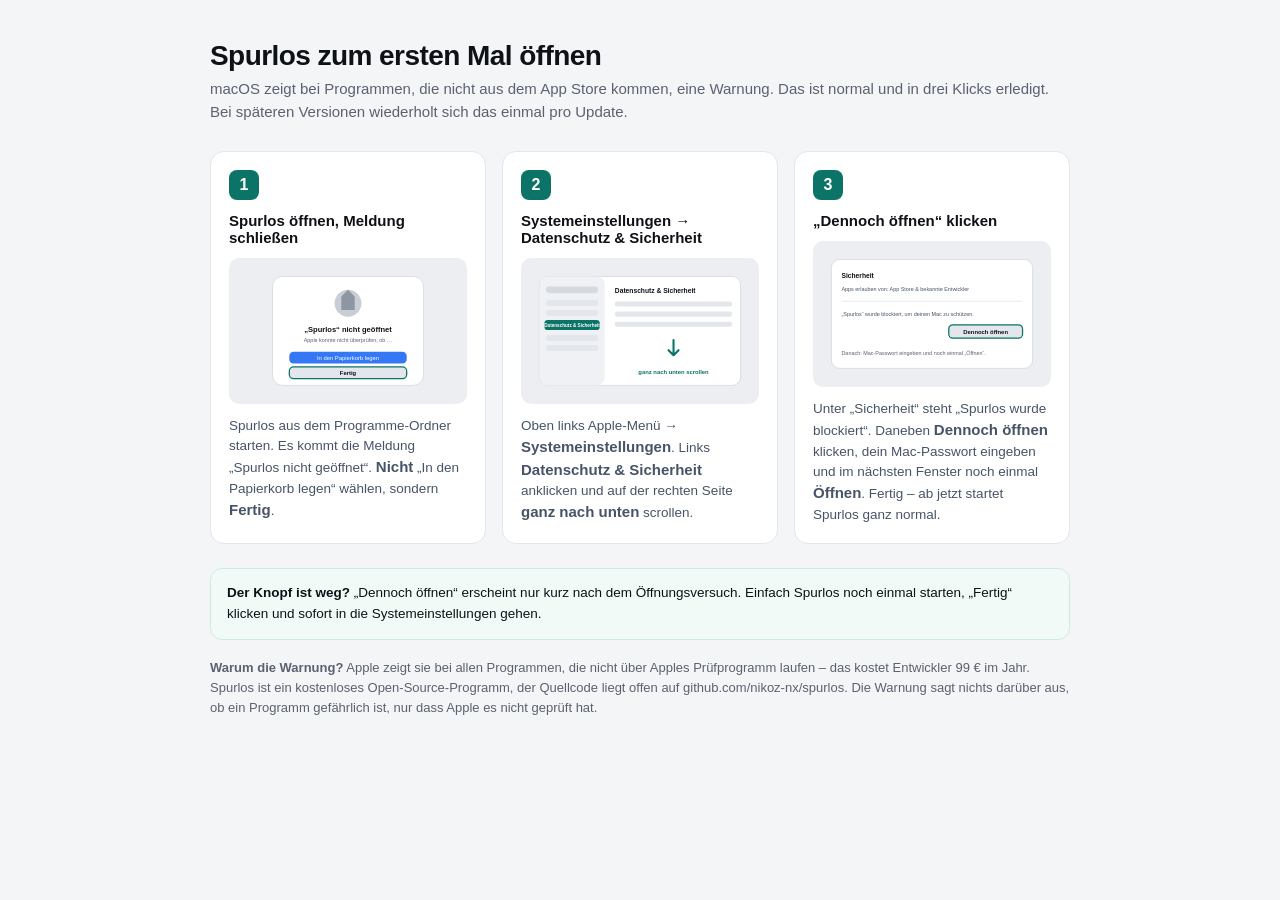
<file: packaging/erster-start.html>
<!doctype html>
<html lang="de">
<head>
<meta charset="utf-8">
<title>Spurlos – Erster Start</title>
<style>
  body { margin: 0; background: #F4F5F7; color: #0E1116; font-family: -apple-system, BlinkMacSystemFont, "Helvetica Neue", sans-serif; }
  .wrap { max-width: 860px; margin: 0 auto; padding: 40px 28px 56px; }
  h1 { font-size: 28px; margin: 0 0 6px; letter-spacing: -.02em; }
  .lead { color: #5B6170; font-size: 15px; line-height: 1.5; margin: 0 0 28px; }
  .steps { display: grid; grid-template-columns: repeat(3, 1fr); gap: 16px; }
  .step { background: #fff; border: 1px solid #E3E6EB; border-radius: 14px; padding: 18px; display: flex; flex-direction: column; gap: 12px; }
  .n { width: 30px; height: 30px; border-radius: 8px; background: #0B7466; color: #fff; display: inline-flex; align-items: center; justify-content: center; font-weight: 700; }
  .step b { font-size: 15px; }
  .step p { margin: 0; font-size: 13.5px; line-height: 1.5; color: #475467; }
  .pic { background: #ECEEF2; border-radius: 10px; padding: 10px; }
  .pic svg { width: 100%; height: auto; display: block; }
  .note { margin-top: 24px; background: #F2FAF8; border: 1px solid #CDEBE5; border-radius: 12px; padding: 14px 16px; font-size: 13.5px; line-height: 1.55; }
  .why { margin-top: 18px; font-size: 13px; color: #5B6170; line-height: 1.55; }
  @media (max-width: 720px) { .steps { grid-template-columns: 1fr; } }
</style>
</head>
<body>
<div class="wrap">
  <h1>Spurlos zum ersten Mal öffnen</h1>
  <p class="lead">macOS zeigt bei Programmen, die nicht aus dem App Store kommen, eine Warnung. Das ist normal und in drei Klicks erledigt. Bei späteren Versionen wiederholt sich das einmal pro Update.</p>

  <div class="steps">
    <div class="step">
      <span class="n">1</span>
      <b>Spurlos öffnen, Meldung schließen</b>
      <div class="pic"><svg viewBox="0 0 260 150" xmlns="http://www.w3.org/2000/svg">
        <rect x="40" y="10" width="180" height="130" rx="12" fill="#fff" stroke="#D5D9E0"/>
        <circle cx="130" cy="42" r="16" fill="#C9CED6"/><path d="M122 34l8-8 8 8v16h-16z" fill="#8E95A3"/>
        <text x="130" y="76" text-anchor="middle" font-size="9" font-weight="700" fill="#0E1116">„Spurlos“ nicht geöffnet</text>
        <text x="130" y="88" text-anchor="middle" font-size="6.5" fill="#5B6170">Apple konnte nicht überprüfen, ob …</text>
        <rect x="60" y="100" width="140" height="14" rx="5" fill="#3478F6"/><text x="130" y="110" text-anchor="middle" font-size="7" fill="#fff">In den Papierkorb legen</text>
        <rect x="60" y="118" width="140" height="14" rx="5" fill="#E3E6EB" stroke="#0B7466" stroke-width="1.5"/><text x="130" y="128" text-anchor="middle" font-size="7" font-weight="700" fill="#0E1116">Fertig</text>
      </svg></div>
      <p>Spurlos aus dem Programme-Ordner starten. Es kommt die Meldung „Spurlos nicht geöffnet“. <b>Nicht</b> „In den Papierkorb legen“ wählen, sondern <b>Fertig</b>.</p>
    </div>

    <div class="step">
      <span class="n">2</span>
      <b>Systemeinstellungen → Datenschutz &amp; Sicherheit</b>
      <div class="pic"><svg viewBox="0 0 260 150" xmlns="http://www.w3.org/2000/svg">
        <rect x="10" y="10" width="240" height="130" rx="10" fill="#fff" stroke="#D5D9E0"/>
        <rect x="10" y="10" width="78" height="130" rx="10" fill="#F0F1F4"/>
        <rect x="18" y="22" width="62" height="8" rx="4" fill="#D5D9E0"/>
        <rect x="18" y="38" width="62" height="7" rx="3" fill="#E3E6EB"/><rect x="18" y="50" width="62" height="7" rx="3" fill="#E3E6EB"/>
        <rect x="16" y="62" width="66" height="12" rx="4" fill="#0B7466"/><text x="49" y="70.5" text-anchor="middle" font-size="5.5" fill="#fff" font-weight="700">Datenschutz &amp; Sicherheit</text>
        <rect x="18" y="80" width="62" height="7" rx="3" fill="#E3E6EB"/><rect x="18" y="92" width="62" height="7" rx="3" fill="#E3E6EB"/>
        <text x="100" y="30" font-size="8" font-weight="700" fill="#0E1116">Datenschutz &amp; Sicherheit</text>
        <rect x="100" y="40" width="140" height="6" rx="3" fill="#E3E6EB"/><rect x="100" y="52" width="140" height="6" rx="3" fill="#E3E6EB"/><rect x="100" y="64" width="140" height="6" rx="3" fill="#E3E6EB"/>
        <path d="M170 86v18M164 98l6 6 6-6" stroke="#0B7466" stroke-width="2.5" fill="none" stroke-linecap="round" stroke-linejoin="round"/>
        <text x="170" y="126" text-anchor="middle" font-size="7" fill="#0B7466" font-weight="700">ganz nach unten scrollen</text>
      </svg></div>
      <p>Oben links Apple-Menü  → <b>Systemeinstellungen</b>. Links <b>Datenschutz &amp; Sicherheit</b> anklicken und auf der rechten Seite <b>ganz nach unten</b> scrollen.</p>
    </div>

    <div class="step">
      <span class="n">3</span>
      <b>„Dennoch öffnen“ klicken</b>
      <div class="pic"><svg viewBox="0 0 260 150" xmlns="http://www.w3.org/2000/svg">
        <rect x="10" y="10" width="240" height="130" rx="10" fill="#fff" stroke="#D5D9E0"/>
        <text x="22" y="32" font-size="8" font-weight="700" fill="#0E1116">Sicherheit</text>
        <text x="22" y="48" font-size="6.5" fill="#475467">Apps erlauben von:  App Store &amp; bekannte Entwickler</text>
        <line x1="22" y1="60" x2="238" y2="60" stroke="#E3E6EB"/>
        <text x="22" y="78" font-size="6.5" fill="#475467">„Spurlos“ wurde blockiert, um deinen Mac zu schützen.</text>
        <rect x="150" y="88" width="88" height="16" rx="5" fill="#E3E6EB" stroke="#0B7466" stroke-width="1.5"/><text x="194" y="99" text-anchor="middle" font-size="7" font-weight="700" fill="#0E1116">Dennoch öffnen</text>
        <text x="22" y="124" font-size="6.5" fill="#5B6170">Danach: Mac-Passwort eingeben und noch einmal „Öffnen“.</text>
      </svg></div>
      <p>Unter „Sicherheit“ steht „Spurlos wurde blockiert“. Daneben <b>Dennoch öffnen</b> klicken, dein Mac-Passwort eingeben und im nächsten Fenster noch einmal <b>Öffnen</b>. Fertig – ab jetzt startet Spurlos ganz normal.</p>
    </div>
  </div>

  <div class="note"><b>Der Knopf ist weg?</b> „Dennoch öffnen“ erscheint nur kurz nach dem Öffnungsversuch. Einfach Spurlos noch einmal starten, „Fertig“ klicken und sofort in die Systemeinstellungen gehen.</div>

  <p class="why"><b>Warum die Warnung?</b> Apple zeigt sie bei allen Programmen, die nicht über Apples Prüfprogramm laufen – das kostet Entwickler 99 € im Jahr. Spurlos ist ein kostenloses Open-Source-Programm, der Quellcode liegt offen auf github.com/nikoz-nx/spurlos. Die Warnung sagt nichts darüber aus, ob ein Programm gefährlich ist, nur dass Apple es nicht geprüft hat.</p>
</div>
</body>
</html>
</file>
